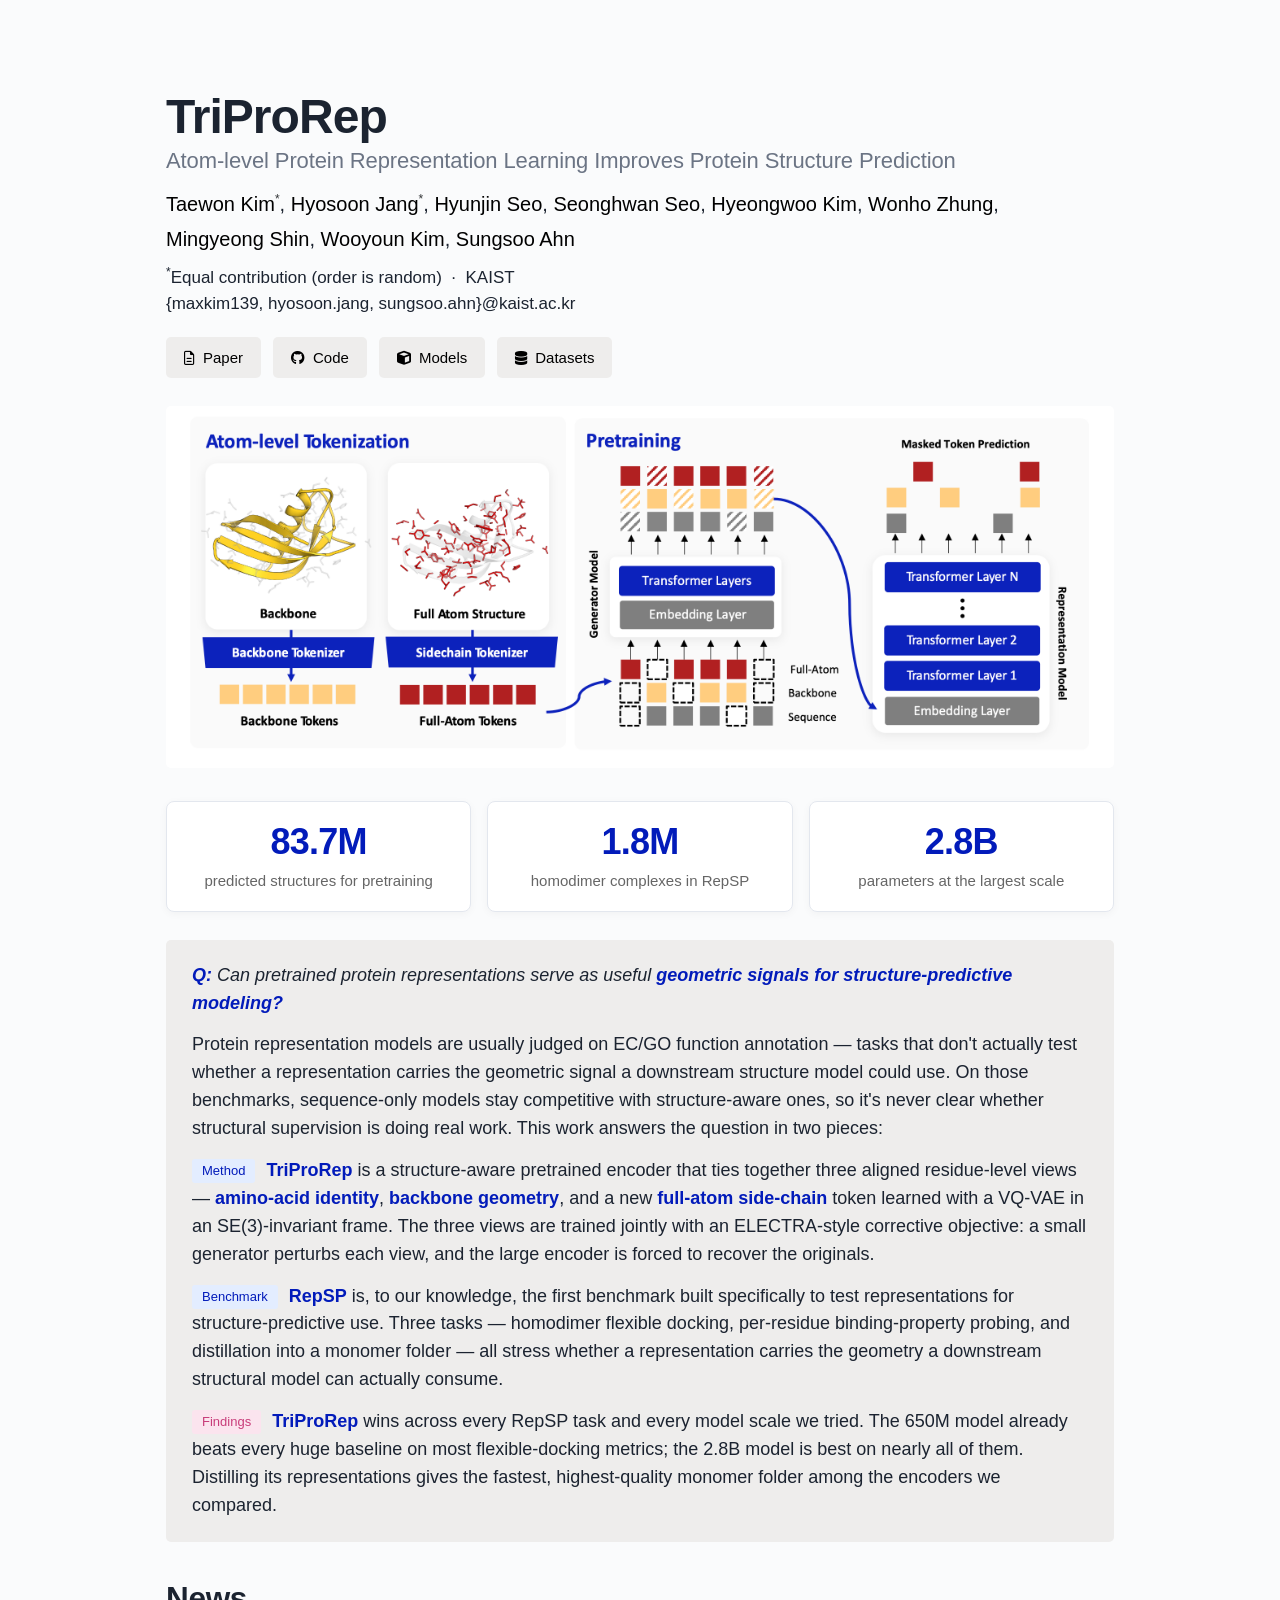
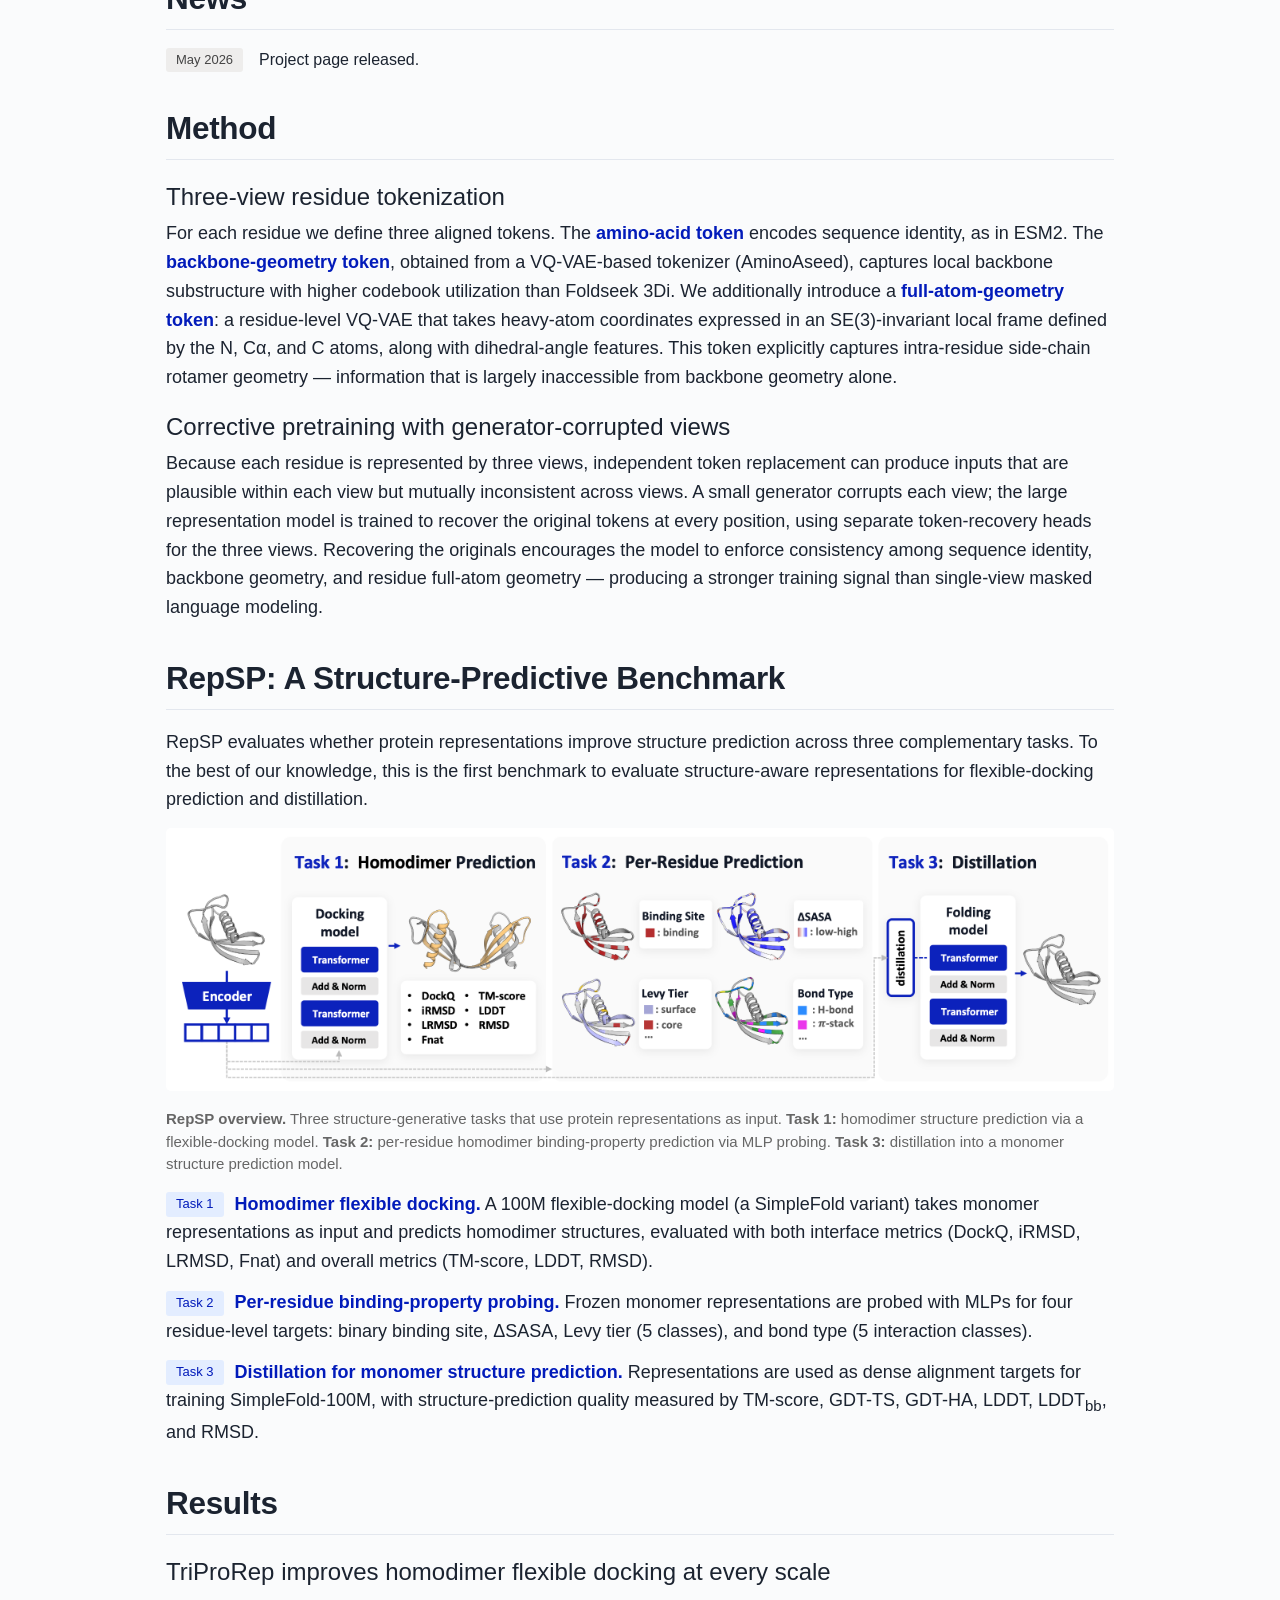
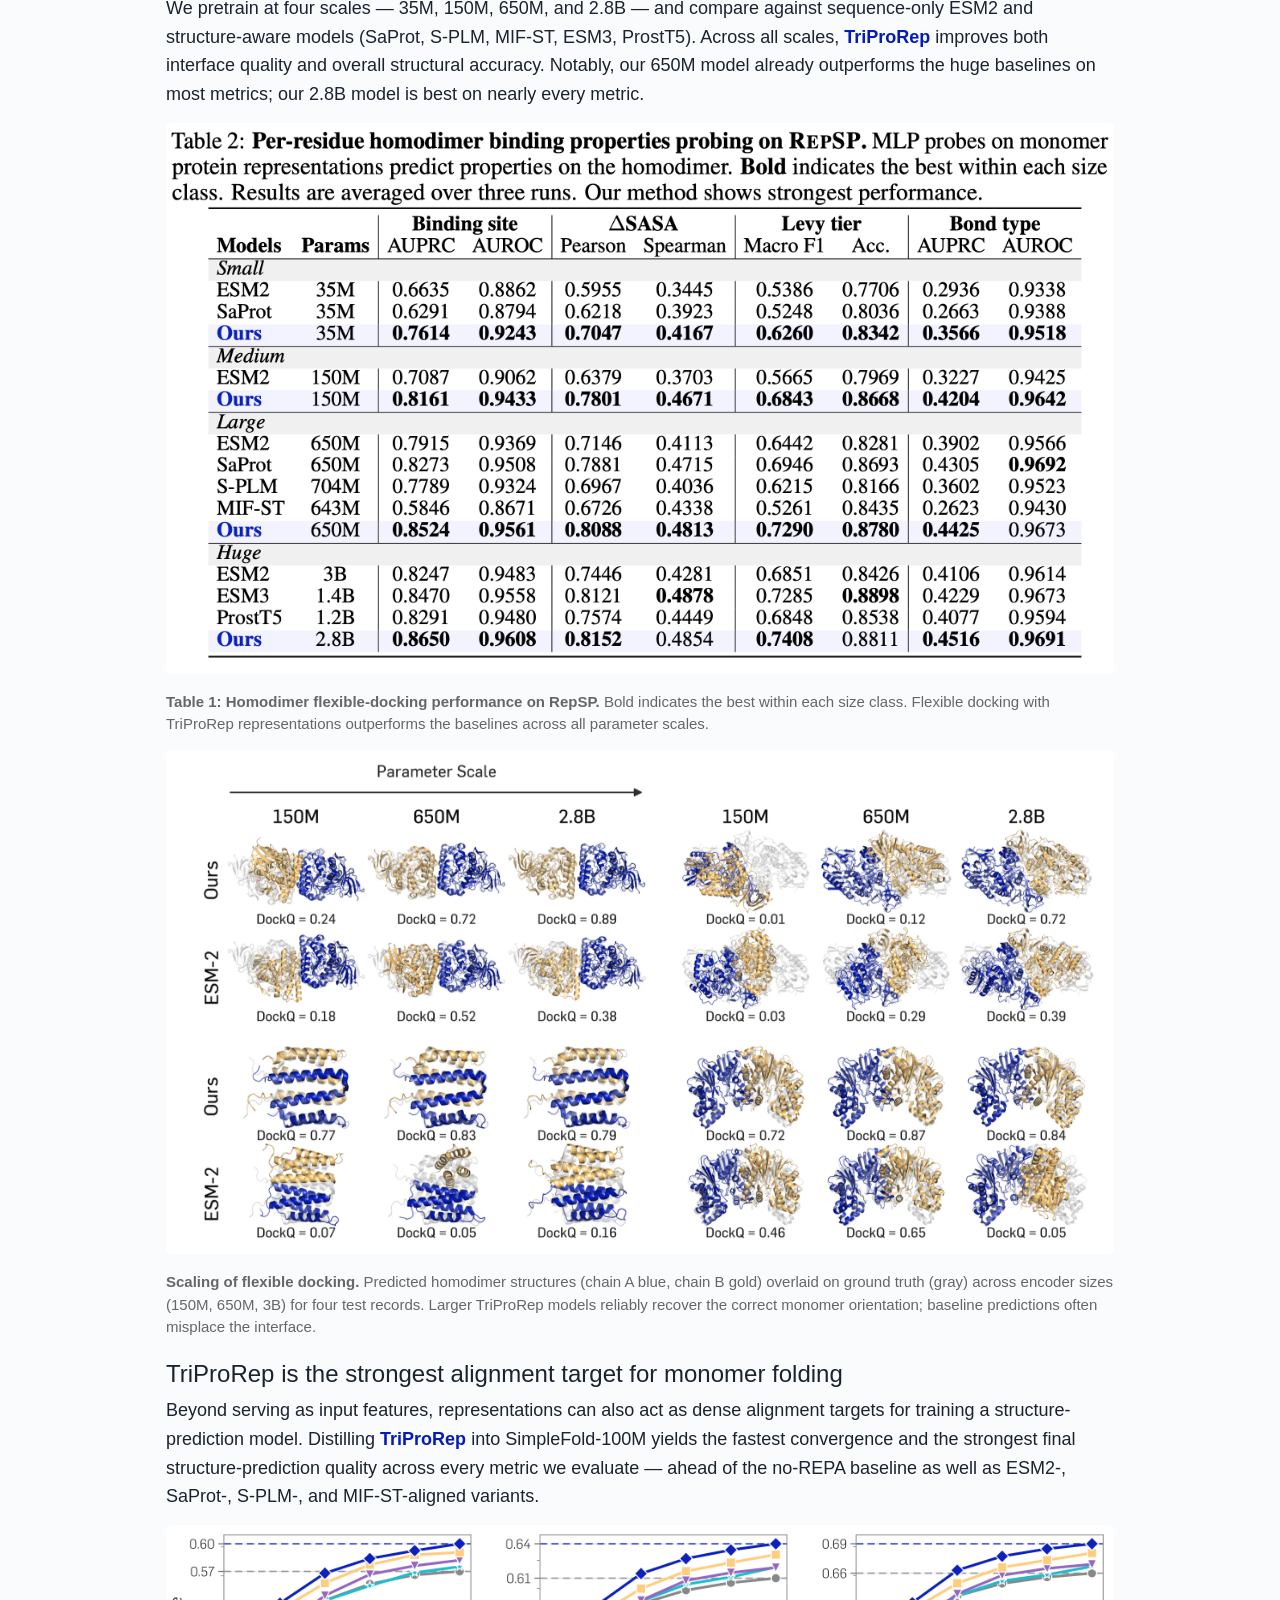
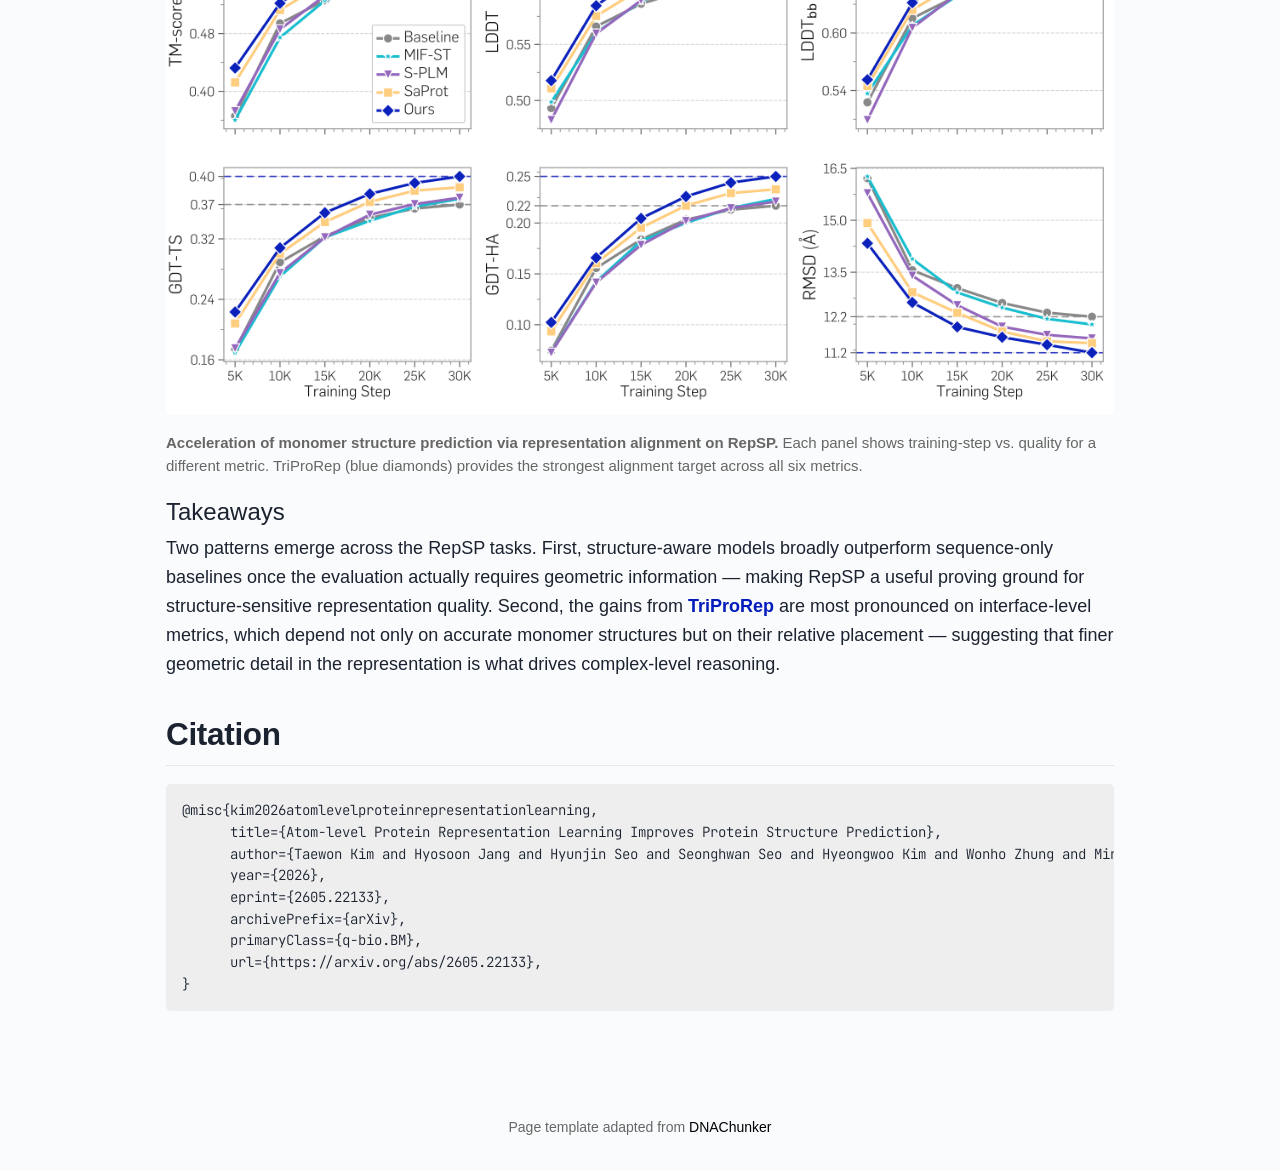
<file: index.html>
<!doctype html>
<html lang="en">
<head>
  <meta charset="utf-8" />
  <meta name="viewport" content="width=device-width, initial-scale=1" />
  <title>TriProRep — Atom-level Protein Representation Learning</title>
  <link rel="preconnect" href="https://fonts.googleapis.com">
  <link rel="preconnect" href="https://fonts.gstatic.com" crossorigin>
  <link rel="stylesheet" href="https://fonts.googleapis.com/css2?family=JetBrains+Mono:wght@400;500;600&display=swap">
  <link rel="stylesheet" href="https://cdnjs.cloudflare.com/ajax/libs/font-awesome/6.4.0/css/all.min.css">
  <link rel="stylesheet" href="static/style.css?v=5" />
  <style>
/* ===== TriProRep-specific additions ===== */
.stat-row {
  display: grid;
  grid-template-columns: repeat(3, 1fr);
  gap: 16px;
  margin: 24px 0 28px 0;
}
.stat-card {
  background: var(--panel);
  border: 1px solid var(--border);
  border-radius: 8px;
  padding: 20px 16px;
  text-align: center;
  box-shadow: 0 2px 8px rgba(0, 0, 0, 0.04);
}
.stat-card .stat-num {
  display: block;
  font-size: 36px;
  font-weight: 700;
  color: var(--accent);
  line-height: 1.1;
  letter-spacing: -0.02em;
}
.stat-card .stat-label {
  display: block;
  font-size: 15px;
  font-weight: 400;
  color: var(--soft);
  margin-top: 8px;
  line-height: 1.4;
}
@media (max-width: 650px) {
  .stat-row { grid-template-columns: 1fr; }
  .stat-card .stat-num { font-size: 32px; }
}

.tag {
  display: inline-block;
  padding: 2px 10px;
  border-radius: 3px;
  background-color: #eeedec;
  font-size: 13px;
  font-weight: 500;
  color: #444;
  margin-right: 6px;
  vertical-align: middle;
}
.tag-blue {
  background-color: #e3edff;
  color: var(--accent);
}
.tag-pink {
  background-color: #fbe4ee;
  color: #c83d7a;
}

.news-row {
  display: flex;
  align-items: center;
  gap: 10px;
  margin: 6px 0;
  font-size: 16px;
}

.tldr-box p { margin: 0 0 14px 0; }
.tldr-box p:last-child { margin-bottom: 0; }
  </style>
</head>
<body>
  <div class="container">

    <!-- ============ HERO ============ -->
    <section class="paper-title">
      <h1>
        <span class="title-main">TriProRep</span>
        <span class="title-sub">Atom-level Protein Representation Learning Improves Protein Structure Prediction</span>
      </h1>

      <div class="author-row">
        <a href="https://holymollyhao.github.io" target="_blank">Taewon Kim<sup>*</sup></a>,
        <a href="https://hsjang0.github.io/hsjang/" target="_blank">Hyosoon Jang<sup>*</sup></a>,
        <a href="https://hyunjin72.github.io" target="_blank">Hyunjin Seo</a>,
        <a>Seonghwan Seo</a>,
        <a>Hyeongwoo Kim</a>,
        <a>Wonho Zhung</a>,
        <a>Mingyeong Shin</a>,
        <a>Wooyoun Kim</a>,
        <a href="https://sungsoo-ahn.github.io" target="_blank">Sungsoo Ahn</a>
      </div>
      <div class="affiliations">
        <sup>*</sup>Equal contribution (order is random) &nbsp;·&nbsp; KAIST
        <br>{maxkim139, hyosoon.jang, sungsoo.ahn}@kaist.ac.kr
      </div>

      <div class="link-btn-parent">
        <a class="link-btn" href="https://arxiv.org/abs/2605.22133" target="_blank">
          <i class="fa-regular fa-file-lines"></i> Paper
        </a>
        <a class="link-btn" href="https://github.com/hsjang0/TriProRep" target="_blank">
          <i class="fa-brands fa-github"></i> Code
        </a>
        <a class="link-btn" href="https://huggingface.co/k-fold-structure/models" target="_blank">
          <i class="fa-solid fa-cube"></i> Models
        </a>
        <a class="link-btn" href="https://huggingface.co/k-fold-structure/datasets" target="_blank">
          <i class="fa-solid fa-database"></i> Datasets
        </a>
      </div>

      <figure class="hero-figure">
        <img src="assets/triprorep/fig1_overview.png" alt="TriProRep overview">
      </figure>

      <div class="stat-row">
        <div class="stat-card">
          <span class="stat-num">83.7M</span>
          <span class="stat-label">predicted structures for pretraining</span>
        </div>
        <div class="stat-card">
          <span class="stat-num">1.8M</span>
          <span class="stat-label">homodimer complexes in RepSP</span>
        </div>
        <div class="stat-card">
          <span class="stat-num">2.8B</span>
          <span class="stat-label">parameters at the largest scale</span>
        </div>
      </div>

      <div class="tldr-box">
        <p><i><b class="highlight">Q:</b> Can pretrained protein representations serve as useful <b class="highlight">geometric signals for structure-predictive modeling?</b></i></p>

        <p>
          Protein representation models are usually judged on EC/GO function annotation —
          tasks that don't actually test whether a representation carries the geometric signal a
          downstream structure model could use. On those benchmarks, sequence-only models stay
          competitive with structure-aware ones, so it's never clear whether structural supervision
          is doing real work. This work answers the question in two pieces:
        </p>

        <p>
          <span class="tag tag-blue">Method</span>
          <b class="highlight">TriProRep</b>
          is a structure-aware pretrained encoder that ties together three aligned residue-level
          views — <b class="highlight">amino-acid identity</b>, <b class="highlight">backbone geometry</b>, and a new
          <b class="highlight">full-atom side-chain</b> token learned with a VQ-VAE in an SE(3)-invariant frame.
          The three views are trained jointly with an ELECTRA-style corrective objective: a small
          generator perturbs each view, and the large encoder is forced to recover the originals.
        </p>

        <p>
          <span class="tag tag-blue">Benchmark</span>
          <b class="highlight">RepSP</b> is, to our knowledge, the first
          benchmark built specifically to test representations for structure-predictive use.
          Three tasks — homodimer flexible docking, per-residue binding-property probing,
          and distillation into a monomer folder — all stress whether a representation
          carries the geometry a downstream structural model can actually consume.
        </p>

        <p>
          <span class="tag tag-pink">Findings</span>
          <b class="highlight">TriProRep</b> wins across every RepSP
          task and every model scale we tried. The 650M model already beats every huge baseline on
          most flexible-docking metrics; the 2.8B model is best on nearly all of them. Distilling
          its representations gives the fastest, highest-quality monomer folder among the encoders
          we compared.
        </p>
      </div>
    </section>

    <!-- ============ NEWS ============ -->
    <section id="news">
      <h2>News</h2>
      <hr>
      <div class="news-row"><span class="tag">May 2026</span> Project page released.</div>
    </section>

    <!-- ============ METHOD ============ -->
    <section id="method">
      <h2>Method</h2>
      <hr>

      <h3>Three-view residue tokenization</h3>
      <p class="textbox">
        For each residue we define three aligned tokens. The <b class="highlight">amino-acid token</b> encodes
        sequence identity, as in ESM2. The <b class="highlight">backbone-geometry token</b>, obtained from a
        VQ-VAE-based tokenizer (AminoAseed), captures local backbone substructure with higher
        codebook utilization than Foldseek 3Di. We additionally introduce a
        <b class="highlight">full-atom-geometry token</b>: a residue-level VQ-VAE that takes heavy-atom coordinates
        expressed in an SE(3)-invariant local frame defined by the N, Cα, and C atoms, along
        with dihedral-angle features. This token explicitly captures intra-residue side-chain
        rotamer geometry — information that is largely inaccessible from backbone geometry
        alone.
      </p>

      <h3>Corrective pretraining with generator-corrupted views</h3>
      <p class="textbox">
        Because each residue is represented by three views, independent token replacement can
        produce inputs that are plausible within each view but mutually inconsistent across views.
        A small generator corrupts each view; the large representation model is trained to recover
        the original tokens at every position, using separate token-recovery heads for the three
        views. Recovering the originals encourages the model to enforce consistency among
        sequence identity, backbone geometry, and residue full-atom geometry — producing a
        stronger training signal than single-view masked language modeling.
      </p>
    </section>

    <!-- ============ BENCHMARK ============ -->
    <section id="benchmark">
      <h2>RepSP: A Structure-Predictive Benchmark</h2>
      <hr>

      <p class="textbox">
        RepSP evaluates whether protein representations improve structure prediction
        across three complementary tasks. To the best of our knowledge, this is the first
        benchmark to evaluate structure-aware representations for flexible-docking prediction and
        distillation.
      </p>

      <figure>
        <img src="assets/triprorep/fig2_repsp.png" alt="RepSP three tasks">
        <figcaption class="caption">
          <b>RepSP overview.</b> Three structure-generative tasks that use
          protein representations as input. <b>Task 1:</b> homodimer structure prediction via
          a flexible-docking model. <b>Task 2:</b> per-residue homodimer binding-property
          prediction via MLP probing. <b>Task 3:</b> distillation into a monomer structure
          prediction model.
        </figcaption>
      </figure>

      <p class="textbox">
        <span class="tag tag-blue">Task 1</span> <b class="highlight">Homodimer flexible docking.</b> A 100M
        flexible-docking model (a SimpleFold variant) takes monomer representations as input and
        predicts homodimer structures, evaluated with both interface metrics (DockQ, iRMSD, LRMSD,
        Fnat) and overall metrics (TM-score, LDDT, RMSD).
      </p>
      <p class="textbox">
        <span class="tag tag-blue">Task 2</span> <b class="highlight">Per-residue binding-property probing.</b>
        Frozen monomer representations are probed with MLPs for four residue-level targets:
        binary binding site, ΔSASA, Levy tier (5 classes), and bond type (5 interaction
        classes).
      </p>
      <p class="textbox">
        <span class="tag tag-blue">Task 3</span> <b class="highlight">Distillation for monomer structure prediction.</b>
        Representations are used as dense alignment targets for training SimpleFold-100M, with
        structure-prediction quality measured by TM-score, GDT-TS, GDT-HA, LDDT, LDDT<sub>bb</sub>,
        and RMSD.
      </p>
    </section>

    <!-- ============ RESULTS ============ -->
    <section id="results">
      <h2>Results</h2>
      <hr>

      <h3>TriProRep improves homodimer flexible docking at every scale</h3>
      <p class="textbox">
        We pretrain at four scales — 35M, 150M, 650M, and 2.8B — and compare against
        sequence-only ESM2 and structure-aware models (SaProt, S-PLM, MIF-ST, ESM3, ProstT5).
        Across all scales, <b class="highlight">TriProRep</b>
        improves both interface quality and overall structural accuracy. Notably, our 650M model
        already outperforms the huge baselines on most metrics; our 2.8B model is best on nearly
        every metric.
      </p>

      <figure>
        <img src="assets/triprorep/tab1_results.png" alt="Homodimer flexible-docking table">
        <figcaption class="caption">
          <b>Table 1: Homodimer flexible-docking performance on RepSP.</b>
          Bold indicates the best within each size class. Flexible docking with
          TriProRep representations outperforms
          the baselines across all parameter scales.
        </figcaption>
      </figure>

      <figure>
        <img src="assets/triprorep/fig3_scaling.png" alt="Qualitative scaling of flexible docking">
        <figcaption class="caption">
          <b>Scaling of flexible docking.</b> Predicted homodimer structures (chain A blue,
          chain B gold) overlaid on ground truth (gray) across encoder sizes (150M, 650M, 3B)
          for four test records. Larger
          TriProRep models reliably recover the
          correct monomer orientation; baseline predictions often misplace the interface.
        </figcaption>
      </figure>

      <h3>TriProRep is the strongest alignment target for monomer folding</h3>
      <p class="textbox">
        Beyond serving as input features, representations can also act as dense alignment targets
        for training a structure-prediction model. Distilling
        <b class="highlight">TriProRep</b>
        into SimpleFold-100M yields the fastest convergence and the strongest final
        structure-prediction quality across every metric we evaluate — ahead of the no-REPA
        baseline as well as ESM2-, SaProt-, S-PLM-, and MIF-ST-aligned variants.
      </p>

      <figure>
        <img src="assets/triprorep/fig4_distill.png" alt="Distillation curves">
        <figcaption class="caption">
          <b>Acceleration of monomer structure prediction via representation alignment on
          RepSP.</b> Each panel shows training-step vs. quality for a different
          metric. TriProRep (blue diamonds)
          provides the strongest alignment target across all six metrics.
        </figcaption>
      </figure>

      <h3>Takeaways</h3>
      <p class="textbox">
        Two patterns emerge across the RepSP tasks. First, structure-aware models
        broadly outperform sequence-only baselines once the evaluation actually requires geometric
        information — making RepSP a useful proving ground for
        structure-sensitive representation quality. Second, the gains from
        <b class="highlight">TriProRep</b>
        are most pronounced on interface-level metrics, which depend not only on accurate monomer
        structures but on their relative placement — suggesting that finer geometric detail
        in the representation is what drives complex-level reasoning.
      </p>
    </section>

    <!-- ============ CITATION ============ -->
    <section id="bibtex">
      <h2>Citation</h2>
      <hr>
      <pre>@misc{kim2026atomlevelproteinrepresentationlearning,
      title={Atom-level Protein Representation Learning Improves Protein Structure Prediction},
      author={Taewon Kim and Hyosoon Jang and Hyunjin Seo and Seonghwan Seo and Hyeongwoo Kim and Wonho Zhung and Mingyeong Shin and Wooyoun Kim and Sungsoo Ahn},
      year={2026},
      eprint={2605.22133},
      archivePrefix={arXiv},
      primaryClass={q-bio.BM},
      url={https://arxiv.org/abs/2605.22133},
}</pre>
    </section>

  </div>

  <footer>
    Page template adapted from
    <a href="https://dnachunker.com" target="_blank">DNAChunker</a>
  </footer>

</body>
</html>
</file>
<file: static/style.css>
/* Flama font-face removed - using system fallback fonts (Roboto, etc.) */

/* ===== Theme tokens (keep current palette) ===== */
:root {
  --bg: #fafbfc;
  --panel: #ffffff;
  --panel-2: #f4f6f9;
  --border: #e3e7ee;
  --rule: #b0b0b0;          /* MELD-style hr color */
  --text: #1b2330;
  --muted: #6b7484;
  --soft: #666;
  --accent: #021BBA;
  --highlight: #021BBA;
  --error: #c0392b;

  --chunk-0-bg: #041DBC; --chunk-0-fg: #ffffff;
  --chunk-1-bg: #A6A6A6; --chunk-1-fg: #141923;
  --chunk-2-bg: #9437FF; --chunk-2-fg: #ffffff;
  --chunk-3-bg: #FFCD7F; --chunk-3-fg: #3a2400;

  --radius: 5px;
  --radius-sm: 3px;
}

* { box-sizing: border-box; }

/* ===== Body — MELD-style centered column ===== */
html, body {
  margin: 0; padding: 0;
  background: var(--bg); color: var(--text);
  font-family: "Flama", "Roboto", -apple-system, BlinkMacSystemFont,
               "Helvetica Neue", Helvetica, Arial, sans-serif;
  font-weight: 300;
  font-size: 18px;
  line-height: 1.55;
  -webkit-font-smoothing: antialiased;
  -moz-osx-font-smoothing: grayscale;
}

.container {
  margin: 0 auto;
  padding: 50px 16px;
}
@media (min-width: 980px) {
  .container { width: 980px; }
}

/* ===== Sections & rule ===== */
section {
  margin: 32px 0;
  text-align: left;
  clear: both;
}

hr {
  height: 1px;
  border: 0;
  border-top: 1px solid var(--border);
  margin: 6px 0 18px 0;
}

/* ===== Headings (MELD-style) ===== */
h1 {
  font-family: "Flama", "Barlow", sans-serif;
  margin: 0 0 14px 0;
  text-align: left;
  line-height: 1.2;
}
.title-main {
  display: block;
  font-size: 48px;
  font-weight: 700;
  letter-spacing: -0.02em;
  line-height: 1.05;
  color: var(--text);
}
.title-sub {
  display: block;
  margin-top: 6px;
  font-size: 22px;
  font-weight: 400;
  letter-spacing: -0.005em;
  color: var(--muted);
}

h2 {
  font-size: 1.75em;
  font-weight: 600;
  text-align: left;
  margin: 16px 0 0 0;
  letter-spacing: -0.01em;
}

h3 {
  font-size: 24px;
  font-weight: 400;
  text-align: left;
  margin: 16px 0 4px 0;
}

a, a:link, a:visited { color: black; text-decoration: none; }
a:hover { color: var(--accent); }

/* ===== Hero specifics ===== */
.paper-title { padding-top: 10px; }

.venue {
  font-size: 18px;
  color: var(--soft);
  margin: 4px 0 18px 0;
}

.author-row {
  font-size: 20px;
  margin-bottom: 4px;
}
.author-row a {
  display: inline-block;
  font-size: 20px;
  padding-bottom: 4px;
}
.author-row sup {
  color: #313436;
  font-size: 12px;
}

.affiliations {
  font-size: 17px;
  color: var(--text);
  margin-bottom: 20px;
}
.affiliations sup { font-size: 12px; }

/* ===== Link-button pills ===== */
.link-btn-parent {
  display: flex;
  flex-wrap: wrap;
  justify-content: flex-start;
  gap: 12px;
  margin: 16px 0 28px 0;
}
.link-btn {
  display: inline-flex; align-items: center; gap: 8px;
  padding: 9px 18px;
  font-size: 15px; font-weight: 500;
  color: #000 !important;
  background-color: #eeedec;
  border-radius: var(--radius);
  transition: background-color 0.18s ease, color 0.18s ease;
}
.link-btn:hover { background-color: #e3e1df; color: var(--accent) !important; }
.link-btn i { font-size: 14px; }

/* ===== Textbox / TL;DR / highlight ===== */
.textbox { line-height: 1.6; }
ul.textbox {
  padding-left: 1.4em;
  margin: 4px 0 12px 0;
}
ul.textbox li { margin-bottom: 8px; }
.textbox code {
  font-family: "JetBrains Mono", "SFMono-Regular", Menlo, Consolas, monospace;
  font-size: 0.88em;
  background: #eeedec;
  padding: 1px 6px;
  border-radius: var(--radius-sm);
}

.tldr-box {
  background: #eeedec;
  border-radius: var(--radius);
  padding: 22px 26px;
  margin: 8px 0 24px 0;
  font-size: 18px;
  line-height: 1.6;
  color: var(--text);
}
.tldr-box i { font-style: italic; }

.highlight { color: var(--highlight); font-weight: 600; }

p { line-height: 1.55; margin: 0 0 12px 0; }

/* ===== Figures & captions ===== */
figure { display: block; margin: 14px auto; }
figure img { width: 100%; border-radius: var(--radius); }

.hero-figure {
  margin: 4px 0 12px 0;
}
.hero-figure img {
  width: 100%;
  border-radius: var(--radius);
}

/* ===== Architecture side-by-side ===== */
.arch-split {
  display: grid;
  grid-template-columns: minmax(0, 1fr) 420px;
  align-items: stretch;
  gap: 32px;
  margin: 8px 0 4px 0;
}
.arch-text {
  min-width: 0;
  display: flex;
  flex-direction: column;
  justify-content: center;
}
.arch-text > :first-child { margin-top: 0; }
.arch-text > :last-child  { margin-bottom: 0; }
.arch-figure {
  margin: 0;
  height: 100%;
  display: flex;
  align-items: center;
  justify-content: center;
}
.arch-figure img {
  width: 100%;
  height: 100%;
  object-fit: contain;
  border-radius: var(--radius);
  display: block;
}
@media (max-width: 760px) {
  .arch-split { grid-template-columns: 1fr; }
  .arch-figure { height: auto; }
  .arch-figure img { height: auto; width: 100%; }
}

.caption, figcaption.caption {
  font-size: 15px;
  color: var(--soft);
  margin-top: 8px;
  text-align: left;
  line-height: 1.5;
}

/* ===== Biology figure ===== */
.biology-figure {
  margin: 14px 0 22px 0;
}
.biology-figure img {
  width: 100%;
  height: auto;
  display: block;
  border-radius: var(--radius);
}

/* ===== Benchmark tabs ===== */
.benchmark-tabs {
  margin: 18px 0 6px 0;
  border: 1px solid var(--border);
  border-radius: var(--radius);
  background: var(--panel);
  overflow: hidden;
}
.tab-bar {
  display: flex; flex-wrap: wrap; gap: 6px;
  padding: 10px 12px;
  background: var(--panel-2);
  border-bottom: 1px solid var(--border);
}
.tab-btn {
  background: transparent;
  color: var(--muted);
  border: 1px solid transparent;
  padding: 7px 14px;
  font-family: inherit;
  font-size: 13px; font-weight: 500;
  border-radius: var(--radius);
  cursor: pointer;
  transition: background-color 0.12s ease, color 0.12s ease, border-color 0.12s ease;
}
.tab-btn:hover {
  background: #eeedec;
  color: var(--accent);
}
.tab-btn.active {
  background: var(--accent);
  color: #fff;
  border-color: var(--accent);
}
.tab-panel {
  display: none;
  padding: 18px 20px 20px;
}
.tab-panel.active { display: block; }
.tab-caption {
  color: var(--text);
  font-size: 15px;
  line-height: 1.55;
  margin: 0 0 14px 0;
}
.benchmark-figure {
  margin: 0;
  background: #ffffff;
  border-radius: var(--radius);
}
.benchmark-figure img {
  width: 100%;
  height: auto;
  display: block;
  border-radius: var(--radius);
}

/* ===== Bibtex pre ===== */
#bibtex pre {
  font-family: "JetBrains Mono", monospace;
  font-size: 14px;
  background-color: #eee;
  border-radius: var(--radius);
  padding: 16px;
  overflow-x: auto;
  margin-top: 12px;
}

/* ===== Demo card (in-line with paper) ===== */
.demo-card {
  background: var(--panel);
  border: 1px solid var(--border);
  border-radius: var(--radius);
  padding: 20px 22px;
  margin: 18px 0;
}
.demo-card-header {
  display: flex; align-items: center; justify-content: space-between;
  margin-bottom: 10px; gap: 12px;
}
.demo-card-header label {
  font-size: 12px; font-weight: 600;
  color: var(--muted);
  text-transform: uppercase; letter-spacing: 0.08em;
}

textarea {
  width: 100%; min-height: 110px; resize: vertical;
  background: var(--panel-2); color: var(--text);
  border: 1px solid var(--border); border-radius: var(--radius);
  padding: 13px 14px;
  font-family: "JetBrains Mono", "SFMono-Regular", Menlo, Consolas, monospace;
  font-size: 13px; line-height: 1.55;
  transition: border-color 0.15s ease, box-shadow 0.15s ease;
}
textarea:focus {
  outline: none;
  border-color: var(--accent);
  box-shadow: 0 0 0 3px rgba(2, 27, 186, 0.10);
}

.controls {
  margin-top: 14px;
  display: flex; align-items: center; gap: 10px; flex-wrap: wrap;
}
button {
  background: var(--accent); color: #fff; border: none;
  padding: 10px 20px;
  border-radius: var(--radius);
  font-family: inherit; font-weight: 500; font-size: 14px;
  cursor: pointer;
  transition: background-color 0.12s ease, transform 0.06s ease;
}
button:hover { background: #0a26d2; }
button:active { transform: translateY(1px); }
button:disabled { opacity: 0.5; cursor: progress; }
button.secondary {
  background: #eeedec; color: #000; border: none;
}
button.secondary:hover { background: #e3e1df; color: var(--accent); }

.hint {
  margin-left: auto; color: var(--muted); font-size: 13px;
  font-family: "JetBrains Mono", monospace; font-variant-numeric: tabular-nums;
}

/* status pill (inline in demo header) */
.status {
  font-size: 12px; font-weight: 500;
  padding: 4px 10px;
  border: 1px solid var(--border);
  border-radius: 999px;
  color: var(--muted);
  background: var(--panel);
  font-variant-numeric: tabular-nums;
}
.status.ok  { color: #0a6b2a; border-color: #b2dec1; background: #ecfbf1; }
.status.err { color: var(--error); border-color: #f5b8b1; background: #fdecea; }

/* ===== Metrics row ===== */
.metrics {
  display: grid; grid-template-columns: repeat(auto-fit, minmax(180px, 1fr));
  gap: 12px;
  margin: 18px 0 0 0;
}
.metric {
  background: var(--panel);
  border: 1px solid var(--border);
  border-radius: var(--radius);
  padding: 14px 16px;
}
.metric .label {
  color: var(--muted);
  font-size: 11px; font-weight: 600;
  text-transform: uppercase; letter-spacing: 0.08em;
}
.metric .value {
  font-size: 26px; font-weight: 600;
  letter-spacing: -0.02em;
  margin-top: 4px;
  color: var(--accent);
  font-variant-numeric: tabular-nums;
}
.metric .sub {
  color: var(--muted); font-size: 12px; margin-top: 2px;
  font-variant-numeric: tabular-nums;
}

/* ===== Visualization area (kept) ===== */
.viz-header {
  display: flex; align-items: center; justify-content: space-between; gap: 16px;
  margin-bottom: 8px;
}
.viz-header h3 { margin: 0; font-size: 18px; font-weight: 500; }
.viz-controls { display: flex; gap: 8px; align-items: center; }
.viz-controls button { padding: 7px 14px; font-size: 13px; }
.viz-controls .secondary { background: #eeedec; }

#viz {
  --cell-w: 22px;
  --pill-h: 28px;
  --chunk-h: 30px;
  --row-gap: 14px;
  overflow-x: auto;
  padding: 8px 4px 14px;
  font-family: "JetBrains Mono", "SFMono-Regular", Menlo, Consolas, monospace;
}
.viz-grid {
  display: grid;
  row-gap: var(--row-gap);
  align-items: stretch;
}

.track-label {
  grid-column: 1 / -1;
  font-family: "Flama", sans-serif;
  font-size: 11px; font-weight: 600;
  color: var(--muted);
  text-transform: uppercase; letter-spacing: 0.08em;
  margin-top: 10px;
  display: flex; align-items: center; gap: 10px;
}
.track-label::after {
  content: "";
  flex: 1;
  height: 1px;
  background: var(--border);
}

/* base pills inherit chunk-cycle colors via JS class c0..c3 */
.base-pill {
  height: var(--pill-h);
  display: flex; align-items: center; justify-content: center;
  font-family: "JetBrains Mono", monospace;
  font-weight: 600; font-size: 12px;
  border-radius: var(--radius-sm);
  margin: 0 2px;
  transform-origin: center bottom;
  opacity: 0;
  animation: pop-in 380ms cubic-bezier(0.34, 1.56, 0.64, 1) both;
  animation-delay: calc(var(--i, 0) * 8ms);
}
.viz-grid.static .base-pill,
.viz-grid.static .chunk-box { animation: none !important; opacity: 1; transform: none; }

.base-pill.c0 { background: var(--chunk-0-bg); color: var(--chunk-0-fg); }
.base-pill.c1 { background: var(--chunk-1-bg); color: var(--chunk-1-fg); }
.base-pill.c2 { background: var(--chunk-2-bg); color: var(--chunk-2-fg); }
.base-pill.c3 { background: var(--chunk-3-bg); color: var(--chunk-3-fg); }

.chunk-box {
  height: var(--chunk-h);
  border-radius: var(--radius);
  margin: 0 2px;
  display: flex; align-items: center; justify-content: center;
  font-family: "JetBrains Mono", monospace;
  font-size: 11px; font-weight: 600; letter-spacing: 0.02em;
  border: 1px solid rgba(0, 0, 0, 0.06);
  overflow: hidden; white-space: nowrap;
  opacity: 0; transform-origin: center top;
  animation: drop-in 420ms cubic-bezier(0.2, 0.85, 0.3, 1.1) both;
}
.chunk-box.c0 { background: var(--chunk-0-bg); color: var(--chunk-0-fg); }
.chunk-box.c1 { background: var(--chunk-1-bg); color: var(--chunk-1-fg); }
.chunk-box.c2 { background: var(--chunk-2-bg); color: var(--chunk-2-fg); }
.chunk-box.c3 { background: var(--chunk-3-bg); color: var(--chunk-3-fg); }
.chunk-box.compact { font-size: 0; }

@keyframes pop-in {
  0%   { opacity: 0; transform: translateY(-10px) scale(0.5); }
  60%  { opacity: 1; transform: translateY(0)    scale(1.05); }
  100% { opacity: 1; transform: translateY(0)    scale(1); }
}
@keyframes drop-in {
  0%   { opacity: 0; transform: translateY(-12px) scaleY(0.4); }
  60%  { opacity: 1; transform: translateY(0)     scaleY(1.05); }
  100% { opacity: 1; transform: translateY(0)     scaleY(1); }
}

.legend {
  margin-top: 16px;
  display: flex; flex-wrap: wrap; gap: 14px;
  color: var(--muted); font-size: 13px;
  padding-top: 12px; border-top: 1px solid var(--border);
}
.legend-item { display: flex; align-items: center; gap: 8px; font-weight: 500; }
.swatch {
  width: 16px; height: 16px;
  border-radius: var(--radius-sm); display: inline-block;
  border: 1px solid rgba(0, 0, 0, 0.08);
}

.cap-notice {
  font-size: 13px; color: var(--soft);
  background: var(--panel-2); border: 1px dashed var(--border);
  padding: 10px 14px; border-radius: var(--radius);
  margin-bottom: 12px;
}

.error {
  margin: 16px 0; padding: 12px 16px;
  background: #fdecea; border: 1px solid #f5b8b1;
  border-radius: var(--radius); color: var(--error); font-size: 14px;
}

footer {
  text-align: center;
  padding: 24px 16px 32px;
  font-size: 14px;
  color: var(--soft);
}
</file>
